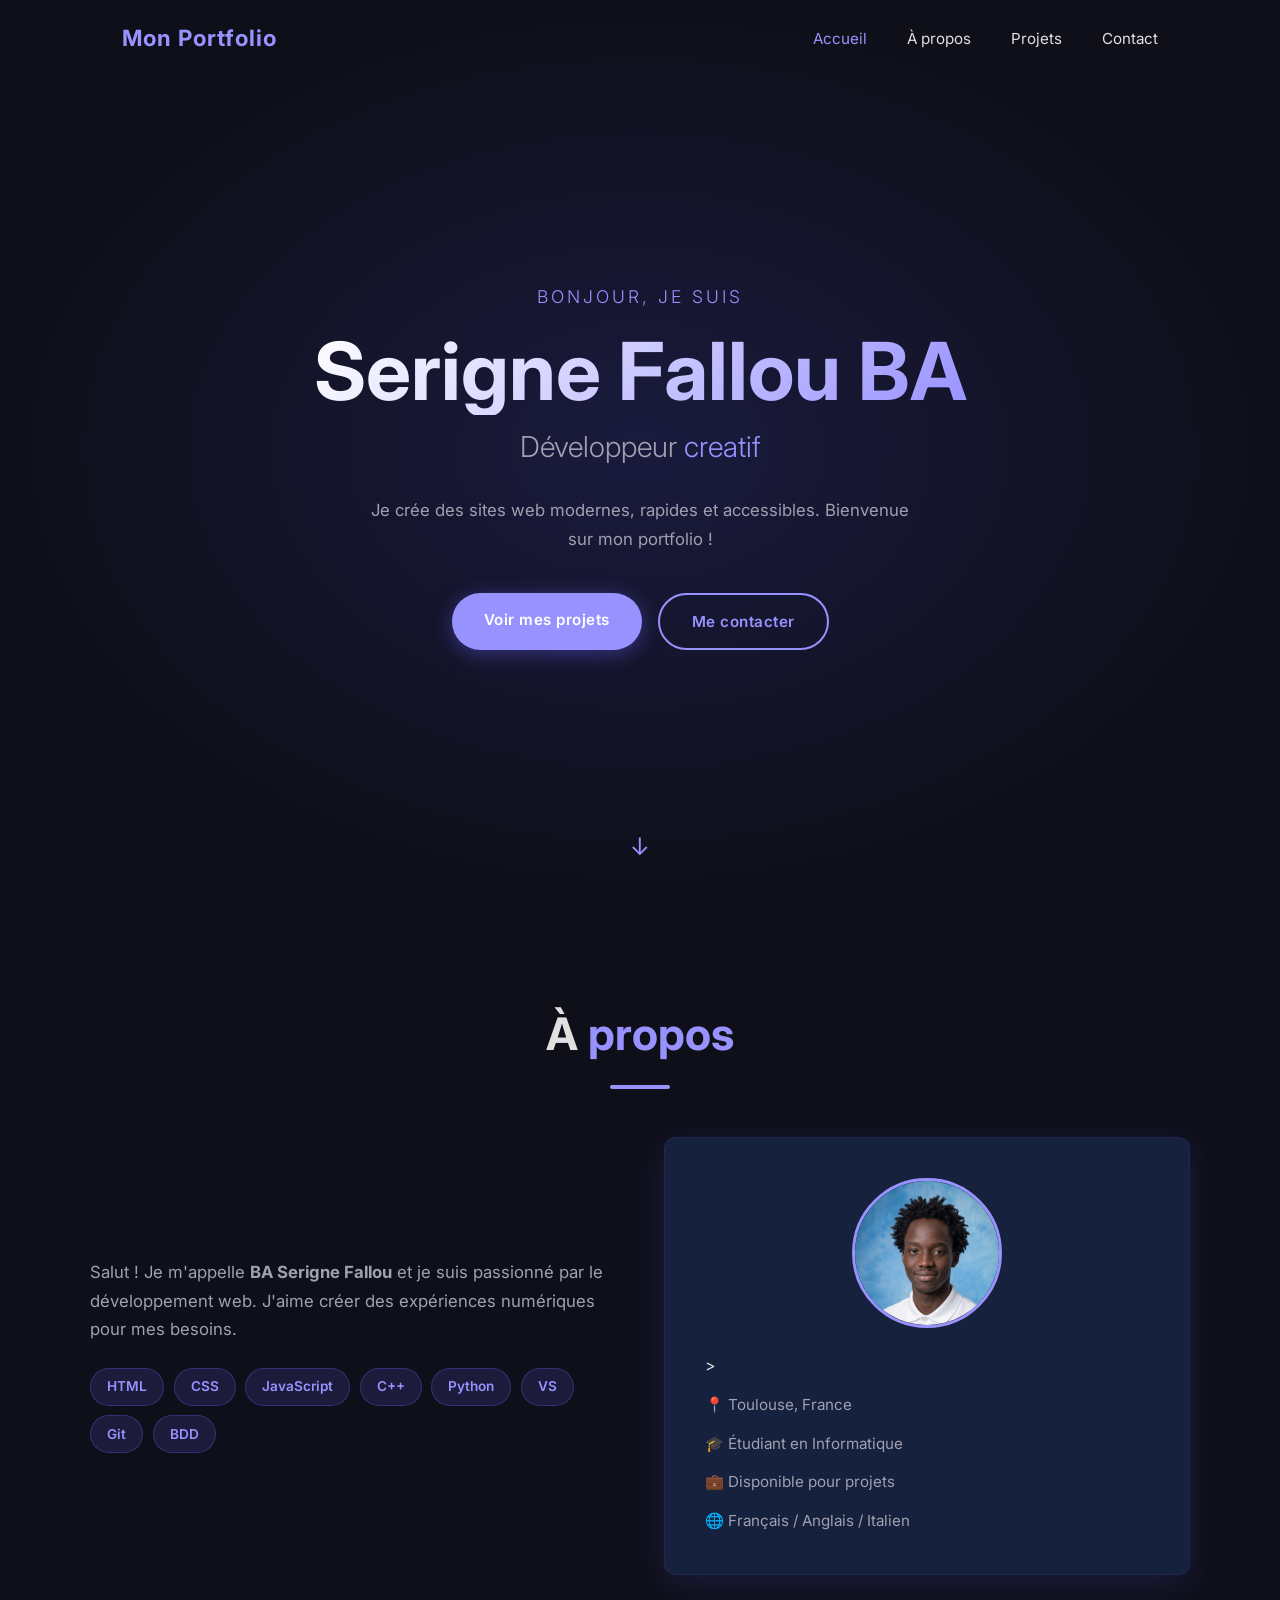
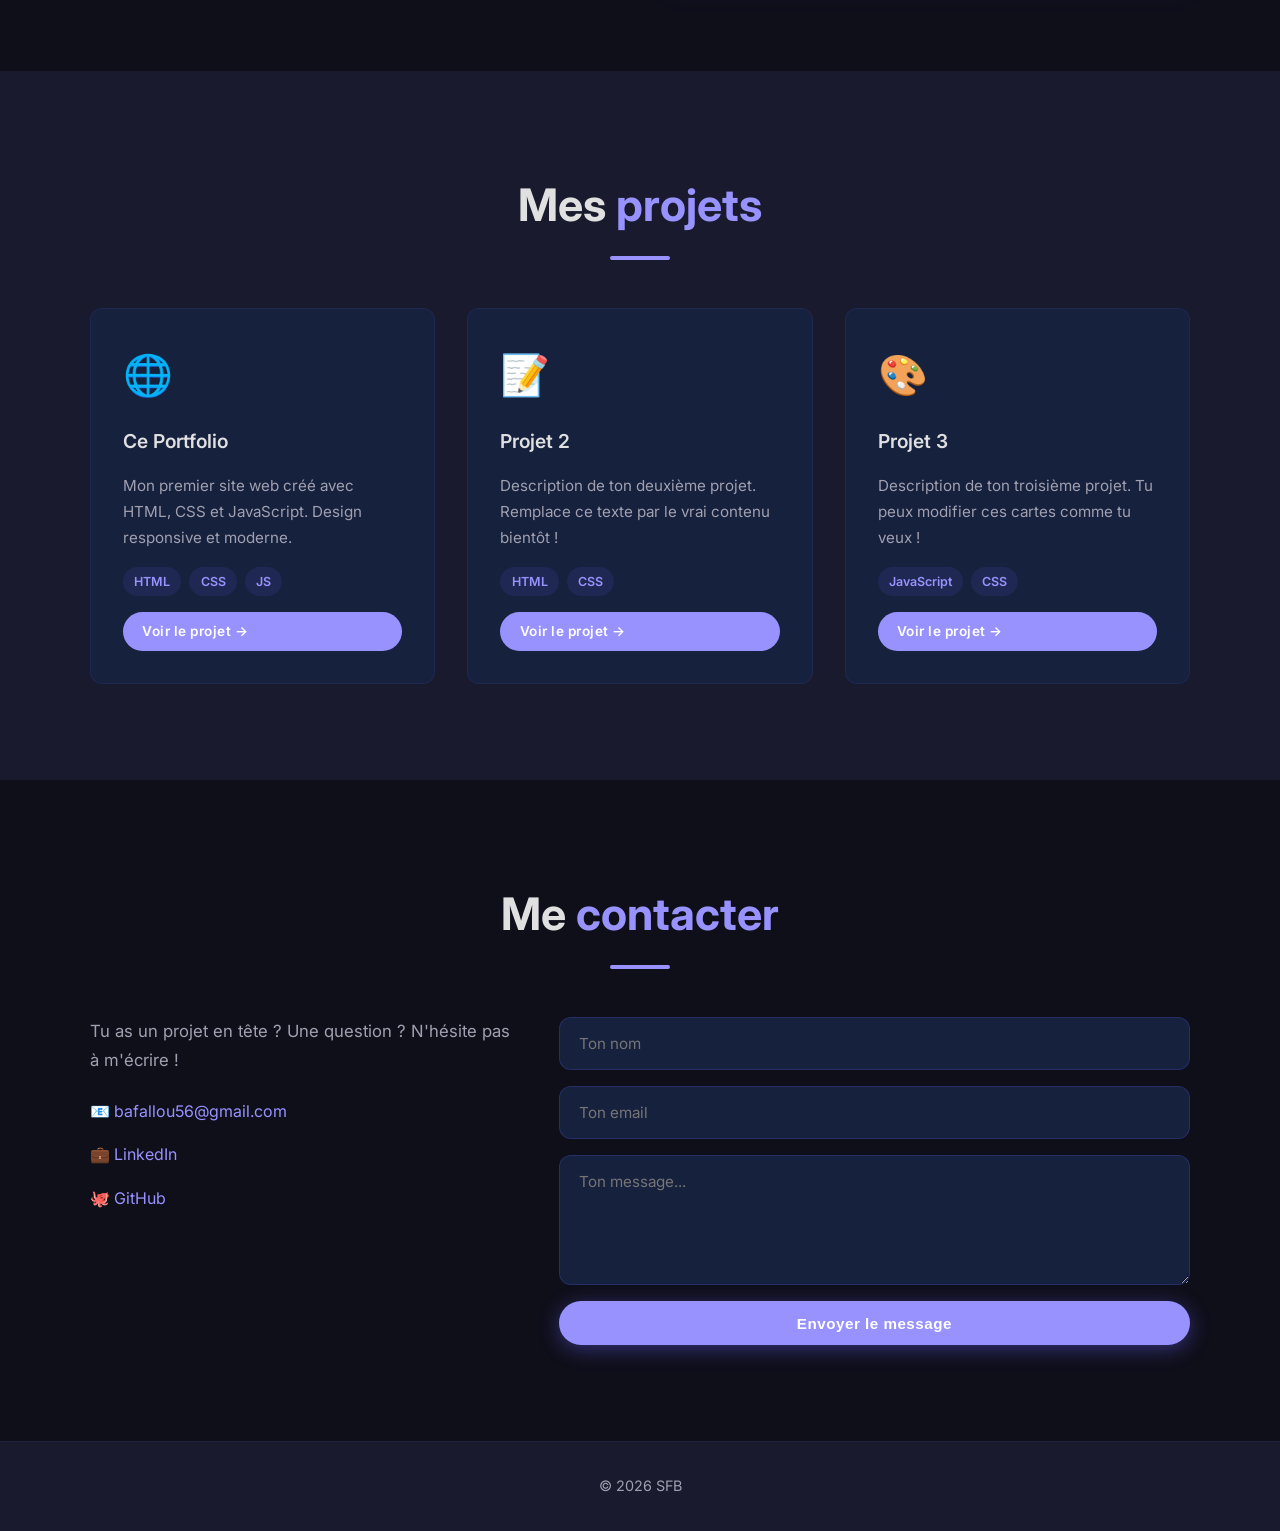
<file: index.html>
<!DOCTYPE html>
<html lang="fr">

<head>
  <meta charset="UTF-8" />
  <meta name="viewport" content="width=device-width, initial-scale=1.0" />
  <title>Mon Portfolio</title>
  <link rel="stylesheet" href="style.css" />
  <link rel="preconnect" href="https://fonts.googleapis.com" />
  <link href="https://fonts.googleapis.com/css2?family=Inter:wght@300;400;600;700&display=swap" rel="stylesheet" />
</head>

<body>

  <!-- ========== NAVIGATION ========== -->
  <nav id="navbar">
    <div class="nav-container">
      <a href="#accueil" class="nav-logo">Mon Portfolio</a>
      <ul class="nav-links" id="nav-links">
        <li><a href="#accueil">Accueil</a></li>
        <li><a href="#apropos">À propos</a></li>
        <li><a href="#projets">Projets</a></li>
        <li><a href="#contact">Contact</a></li>
      </ul>
      <button class="burger" id="burger" aria-label="Menu">
        <span></span>
        <span></span>
        <span></span>
      </button>
    </div>
  </nav>

  <!-- ========== ACCUEIL ========== -->
  <section id="accueil" class="hero">
    <div class="hero-content">
      <p class="hero-hello">Bonjour, je suis</p>
      <h1 class="hero-name">Serigne Fallou BA</h1>
      <h2 class="hero-title">Développeur <span class="highlight">creatif</span></h2>
      <p class="hero-desc">
        Je crée des sites web modernes, rapides et accessibles.
        Bienvenue sur mon portfolio !
      </p>
      <div class="hero-buttons">
        <a href="#projets" class="btn btn-primary">Voir mes projets</a>
        <a href="#contact" class="btn btn-secondary">Me contacter</a>
      </div>
    </div>
    <div class="hero-scroll">
      <span>↓</span>
    </div>
  </section>

  <!-- ========== À PROPOS ========== -->
  <section id="apropos" class="section">
    <div class="container">
      <h2 class="section-title">À <span class="highlight">propos</span></h2>
      <div class="apropos-grid">
        <div class="apropos-text">
          <p>
            Salut ! Je m'appelle <strong>BA Serigne Fallou</strong> et je suis
            passionné par le développement web. J'aime créer des
            expériences numériques pour mes besoins.
          </p>
          <div class="skills">
            <span class="skill-tag">HTML</span>
            <span class="skill-tag">CSS</span>
            <span class="skill-tag">JavaScript</span>
            <span class="skill-tag">C++</span>
            <span class="skill-tag">Python</span>
            <span class="skill-tag">VS</span>
            <span class="skill-tag">Git</span>
            <span class="skill-tag">BDD</span>
          </div>
        </div>
        <div class="apropos-card">
          <div style="display:flex; justify-content:center; margin-bottom:1.5rem;">
            <img src="images/moi.jpg" alt="Photo de moi"
            style="width:150px; height:150px; border-radius:50%;
              object-fit:cover; object-position:center top;
              border: 3px solid var(--couleur-principale);" />
            </div>
          <ul class="card-info">>
            <li>📍 Toulouse, France</li>
            <li>🎓 Étudiant en Informatique</li>
            <li>💼 Disponible pour projets</li>
            <li>🌐 Français / Anglais / Italien</li>
          </ul>
        </div>
      </div>
    </div>
  </section>

  <!-- ========== PROJETS ========== -->
  <section id="projets" class="section section-dark">
    <div class="container">
      <h2 class="section-title">Mes <span class="highlight">projets</span></h2>
      <div class="projets-grid">

        <div class="projet-card">
          <div class="projet-icon">🌐</div>
          <h3>Ce Portfolio</h3>
          <p>Mon premier site web créé avec HTML, CSS et JavaScript. Design responsive et moderne.</p>
          <div class="projet-tags">
            <span>HTML</span><span>CSS</span><span>JS</span>
          </div>
          <a href="#" class="btn btn-small">Voir le projet →</a>
        </div>

        <div class="projet-card">
          <div class="projet-icon">📝</div>
          <h3>Projet 2</h3>
          <p>Description de ton deuxième projet. Remplace ce texte par le vrai contenu bientôt !</p>
          <div class="projet-tags">
            <span>HTML</span><span>CSS</span>
          </div>
          <a href="#" class="btn btn-small">Voir le projet →</a>
        </div>

        <div class="projet-card">
          <div class="projet-icon">🎨</div>
          <h3>Projet 3</h3>
          <p>Description de ton troisième projet. Tu peux modifier ces cartes comme tu veux !</p>
          <div class="projet-tags">
            <span>JavaScript</span><span>CSS</span>
          </div>
          <a href="#" class="btn btn-small">Voir le projet →</a>
        </div>

      </div>
    </div>
  </section>

  <!-- ========== CONTACT ========== -->
  <section id="contact" class="section">
    <div class="container">
      <h2 class="section-title">Me <span class="highlight">contacter</span></h2>
      <div class="contact-grid">
        <div class="contact-info">
          <p>Tu as un projet en tête ? Une question ? N'hésite pas à m'écrire !</p>
          <ul class="contact-list">
            <li>📧 <a href="mailto:bafallou56@gmail.com">bafallou56@gmail.com</a></li>
            <li>💼 <a href="https://www.linkedin.com/in/seigne-fallou-ba-122b2b3bb/" target="_blank" rel="noopener">LinkedIn</a></li>
            <li>🐙 <a href="https://github.com/sfb56025" target="_blank" rel="noopener">GitHub</a></li>
          </ul>
        </div>
        <form class="contact-form" id="contact-form">
          <input type="text" placeholder="Ton nom" required />
          <input type="email" placeholder="Ton email" required />
          <textarea rows="5" placeholder="Ton message..." required></textarea>
          <button type="submit" class="btn btn-primary">Envoyer le message</button>
        </form>
      </div>
    </div>
  </section>

  <!-- ========== FOOTER ========== -->
  <footer>
    <p>© 2026 SFB</p>
  </footer>

  <script src="script.js"></script>

</body>
</html>
</file>
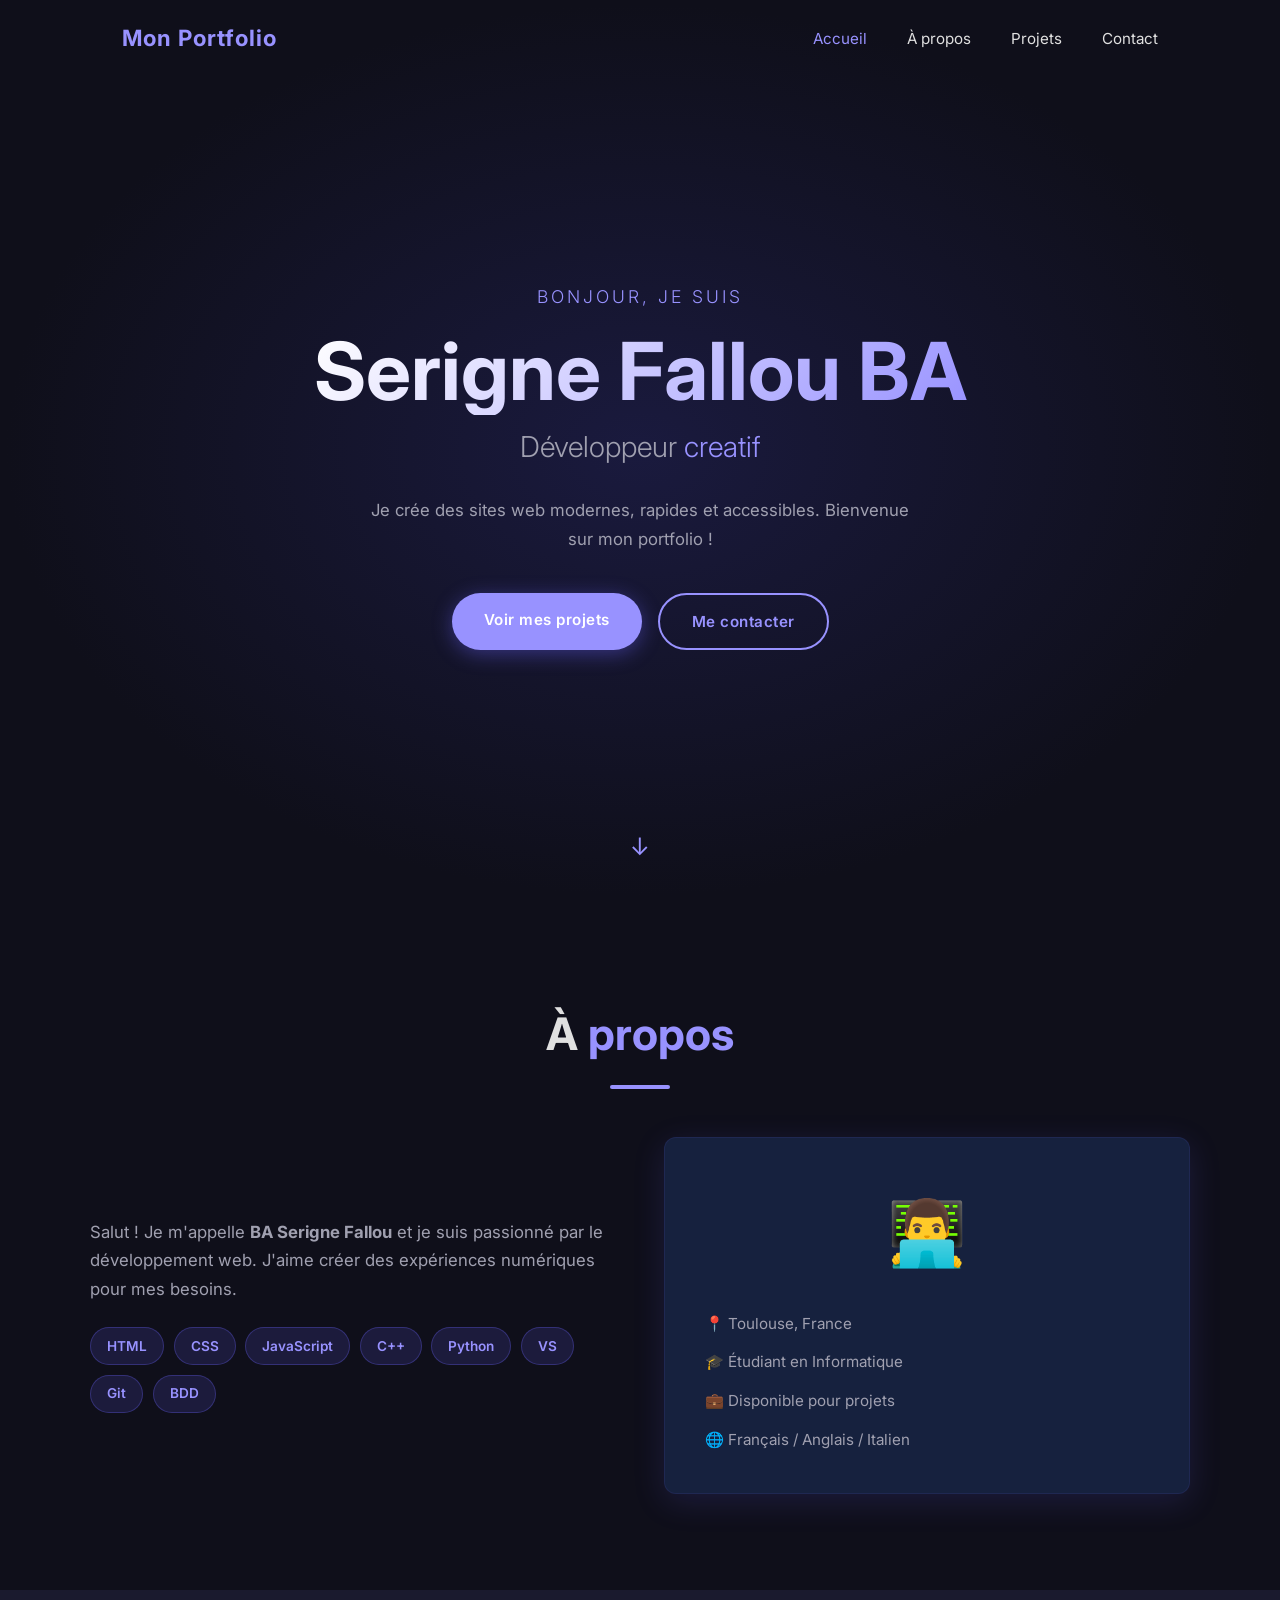
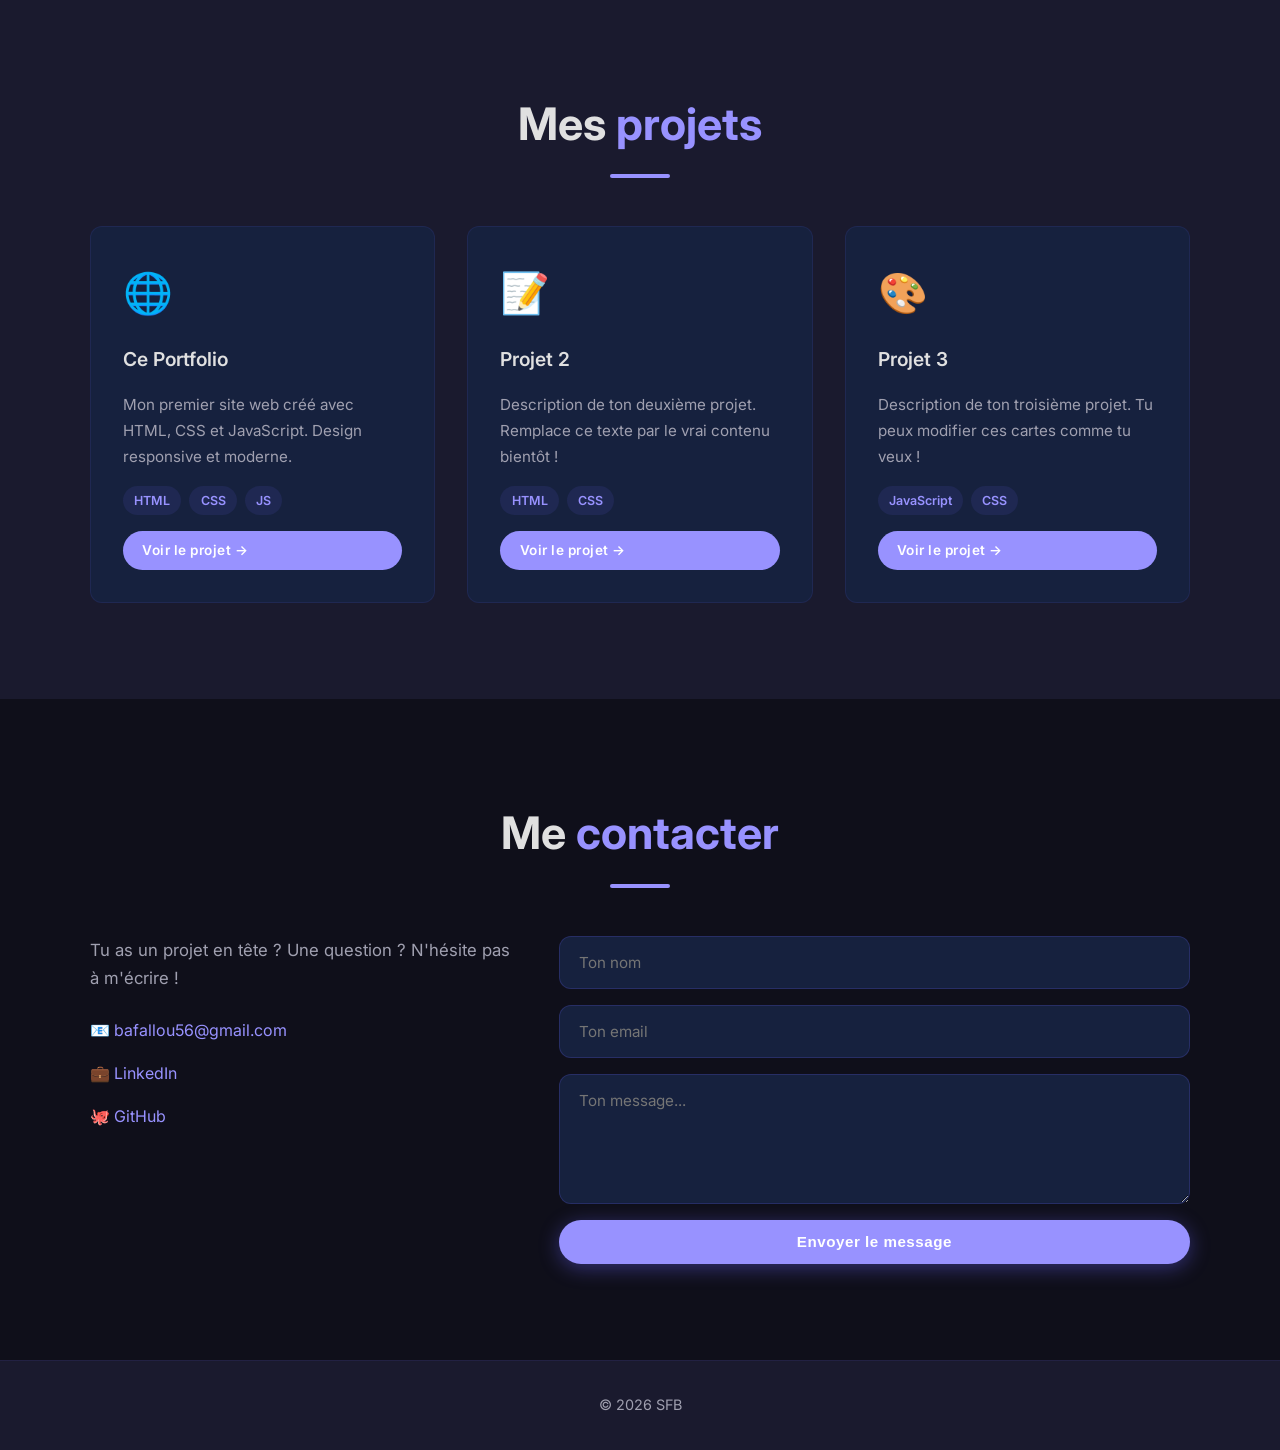
<file: Portefolio/index.html>
<!DOCTYPE html>
<html lang="fr">

<head>
  <meta charset="UTF-8" />
  <meta name="viewport" content="width=device-width, initial-scale=1.0" />
  <title>Mon Portfolio</title>
  <link rel="stylesheet" href="style.css" />
  <link rel="preconnect" href="https://fonts.googleapis.com" />
  <link href="https://fonts.googleapis.com/css2?family=Inter:wght@300;400;600;700&display=swap" rel="stylesheet" />
</head>

<body>

  <!-- ========== NAVIGATION ========== -->
  <nav id="navbar">
    <div class="nav-container">
      <a href="#accueil" class="nav-logo">Mon Portfolio</a>
      <ul class="nav-links" id="nav-links">
        <li><a href="#accueil">Accueil</a></li>
        <li><a href="#apropos">À propos</a></li>
        <li><a href="#projets">Projets</a></li>
        <li><a href="#contact">Contact</a></li>
      </ul>
      <button class="burger" id="burger" aria-label="Menu">
        <span></span>
        <span></span>
        <span></span>
      </button>
    </div>
  </nav>

  <!-- ========== ACCUEIL ========== -->
  <section id="accueil" class="hero">
    <div class="hero-content">
      <p class="hero-hello">Bonjour, je suis</p>
      <h1 class="hero-name">Serigne Fallou BA</h1>
      <h2 class="hero-title">Développeur <span class="highlight">creatif</span></h2>
      <p class="hero-desc">
        Je crée des sites web modernes, rapides et accessibles.
        Bienvenue sur mon portfolio !
      </p>
      <div class="hero-buttons">
        <a href="#projets" class="btn btn-primary">Voir mes projets</a>
        <a href="#contact" class="btn btn-secondary">Me contacter</a>
      </div>
    </div>
    <div class="hero-scroll">
      <span>↓</span>
    </div>
  </section>

  <!-- ========== À PROPOS ========== -->
  <section id="apropos" class="section">
    <div class="container">
      <h2 class="section-title">À <span class="highlight">propos</span></h2>
      <div class="apropos-grid">
        <div class="apropos-text">
          <p>
            Salut ! Je m'appelle <strong>BA Serigne Fallou</strong> et je suis
            passionné par le développement web. J'aime créer des
            expériences numériques pour mes besoins.
          </p>
          <div class="skills">
            <span class="skill-tag">HTML</span>
            <span class="skill-tag">CSS</span>
            <span class="skill-tag">JavaScript</span>
            <span class="skill-tag">C++</span>
            <span class="skill-tag">Python</span>
            <span class="skill-tag">VS</span>
            <span class="skill-tag">Git</span>
            <span class="skill-tag">BDD</span>
          </div>
        </div>
        <div class="apropos-card">
          <div class="card-avatar">👨‍💻</div>
          <ul class="card-info">
            <li>📍 Toulouse, France</li>
            <li>🎓 Étudiant en Informatique</li>
            <li>💼 Disponible pour projets</li>
            <li>🌐 Français / Anglais / Italien</li>
          </ul>
        </div>
      </div>
    </div>
  </section>

  <!-- ========== PROJETS ========== -->
  <section id="projets" class="section section-dark">
    <div class="container">
      <h2 class="section-title">Mes <span class="highlight">projets</span></h2>
      <div class="projets-grid">

        <div class="projet-card">
          <div class="projet-icon">🌐</div>
          <h3>Ce Portfolio</h3>
          <p>Mon premier site web créé avec HTML, CSS et JavaScript. Design responsive et moderne.</p>
          <div class="projet-tags">
            <span>HTML</span><span>CSS</span><span>JS</span>
          </div>
          <a href="#" class="btn btn-small">Voir le projet →</a>
        </div>

        <div class="projet-card">
          <div class="projet-icon">📝</div>
          <h3>Projet 2</h3>
          <p>Description de ton deuxième projet. Remplace ce texte par le vrai contenu bientôt !</p>
          <div class="projet-tags">
            <span>HTML</span><span>CSS</span>
          </div>
          <a href="#" class="btn btn-small">Voir le projet →</a>
        </div>

        <div class="projet-card">
          <div class="projet-icon">🎨</div>
          <h3>Projet 3</h3>
          <p>Description de ton troisième projet. Tu peux modifier ces cartes comme tu veux !</p>
          <div class="projet-tags">
            <span>JavaScript</span><span>CSS</span>
          </div>
          <a href="#" class="btn btn-small">Voir le projet →</a>
        </div>

      </div>
    </div>
  </section>

  <!-- ========== CONTACT ========== -->
  <section id="contact" class="section">
    <div class="container">
      <h2 class="section-title">Me <span class="highlight">contacter</span></h2>
      <div class="contact-grid">
        <div class="contact-info">
          <p>Tu as un projet en tête ? Une question ? N'hésite pas à m'écrire !</p>
          <ul class="contact-list">
            <li>📧 <a href="mailto:bafallou56@gmail.com">bafallou56@gmail.com</a></li>
            <li>💼 <a href="https://www.linkedin.com/in/seigne-fallou-ba-122b2b3bb/" target="_blank" rel="noopener">LinkedIn</a></li>
            <li>🐙 <a href="https://github.com/sfb56025" target="_blank" rel="noopener">GitHub</a></li>
          </ul>
        </div>
        <form class="contact-form" id="contact-form">
          <input type="text" placeholder="Ton nom" required />
          <input type="email" placeholder="Ton email" required />
          <textarea rows="5" placeholder="Ton message..." required></textarea>
          <button type="submit" class="btn btn-primary">Envoyer le message</button>
        </form>
      </div>
    </div>
  </section>

  <!-- ========== FOOTER ========== -->
  <footer>
    <p>© 2026 SFB</p>
  </footer>

  <script src="script.js"></script>

</body>
</html>
</file>
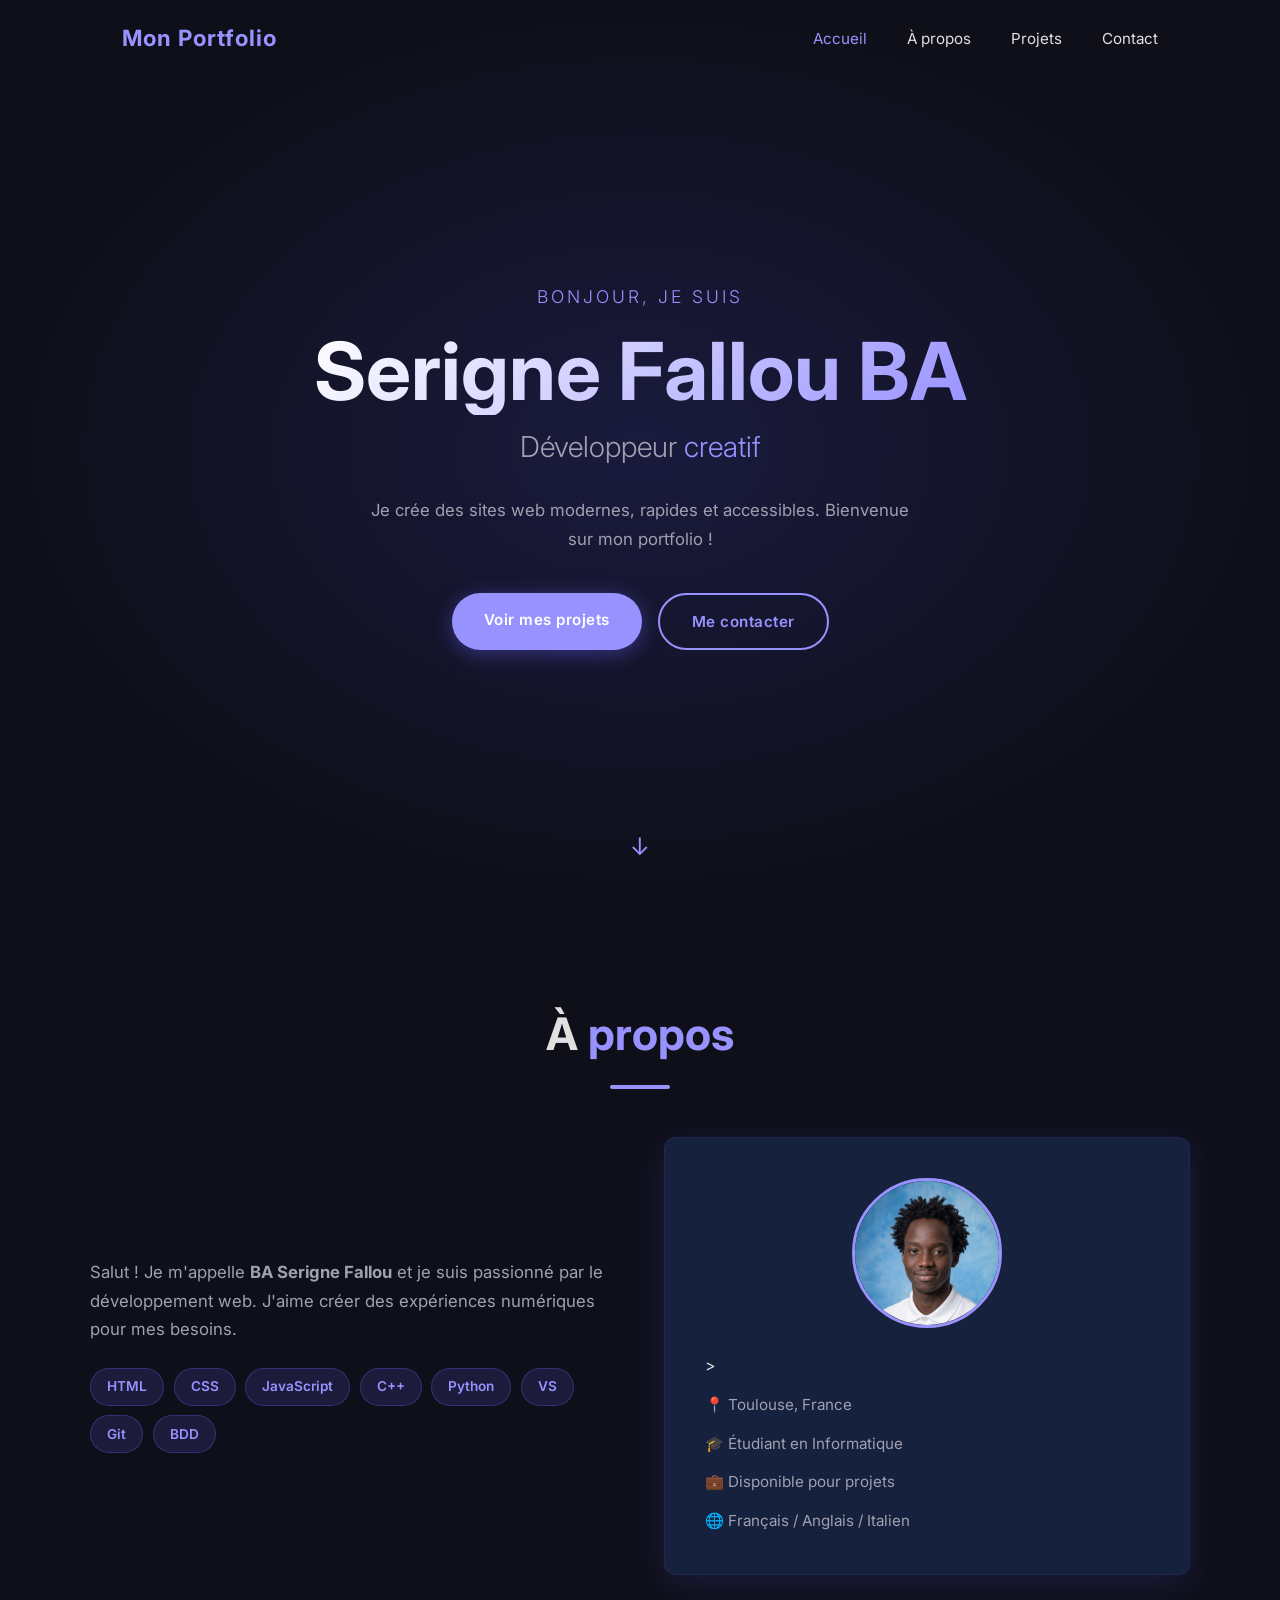
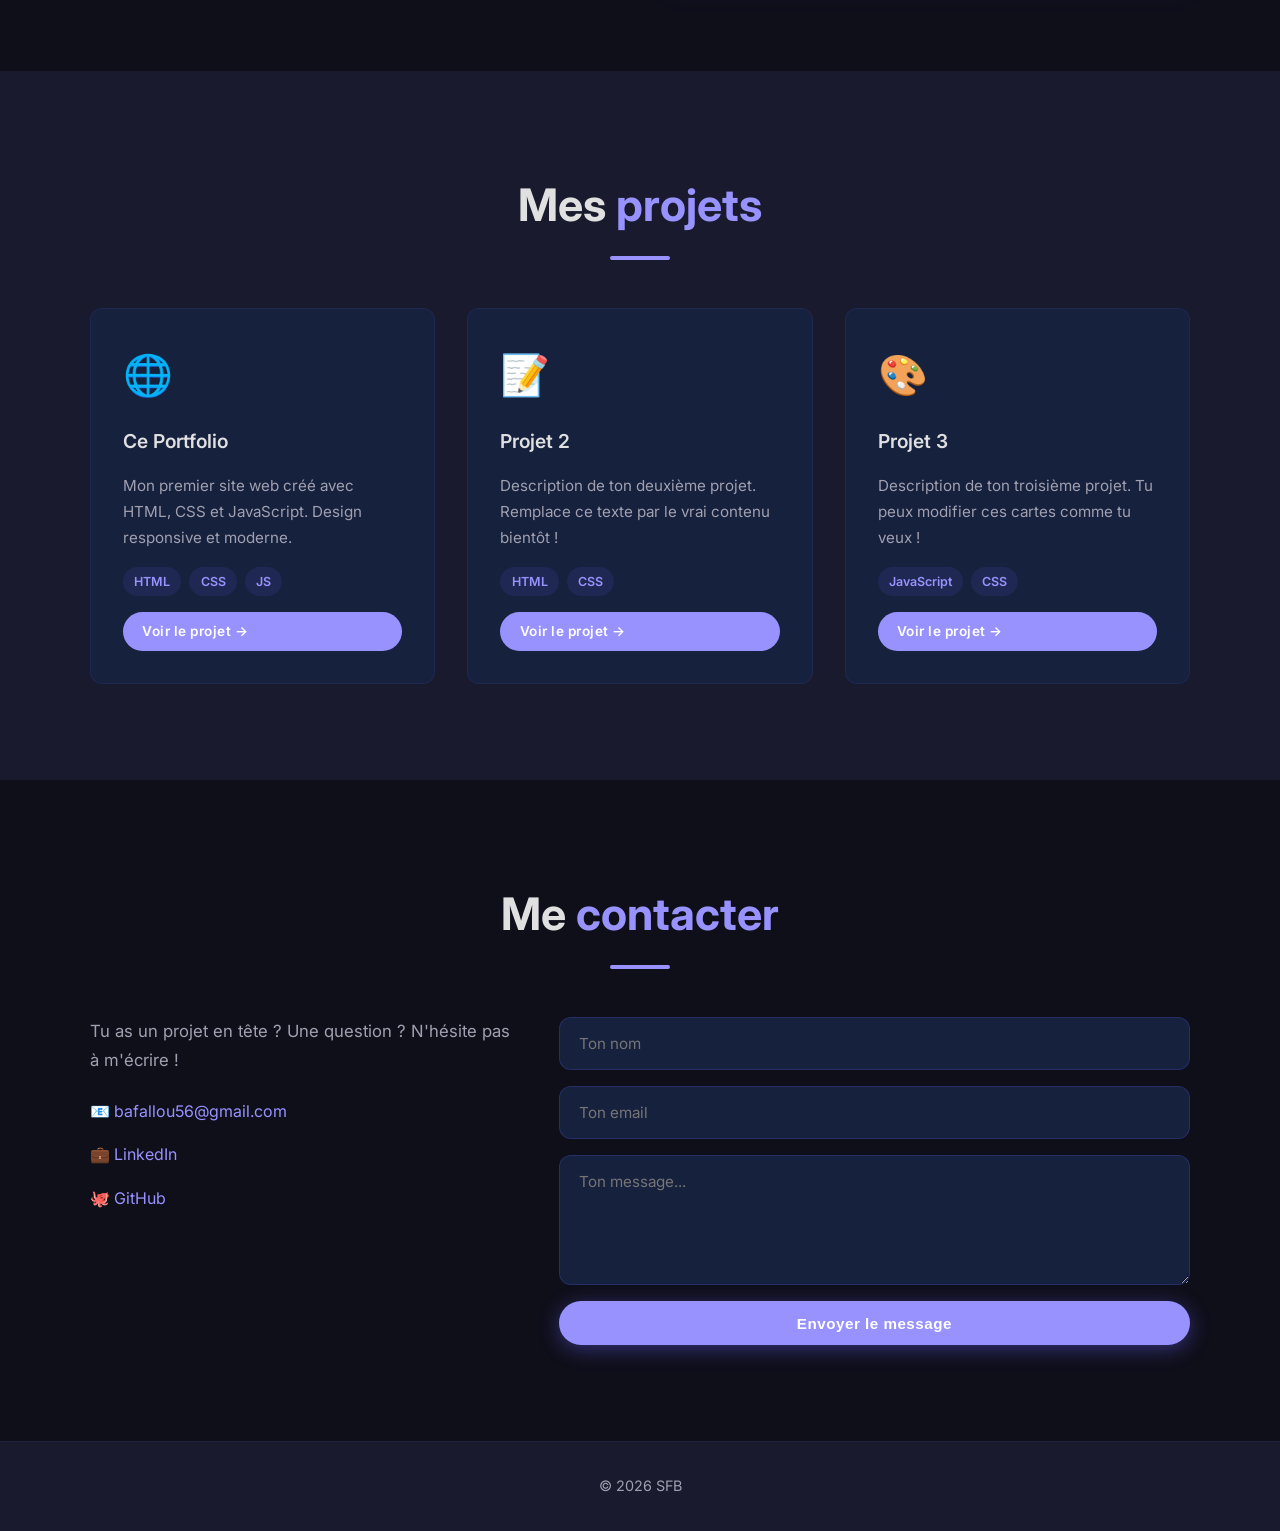
<file: Portefolio/Portefolio/index.html>
<!DOCTYPE html>
<html lang="fr">

<head>
  <meta charset="UTF-8" />
  <meta name="viewport" content="width=device-width, initial-scale=1.0" />
  <title>Mon Portfolio</title>
  <link rel="stylesheet" href="style.css" />
  <link rel="preconnect" href="https://fonts.googleapis.com" />
  <link href="https://fonts.googleapis.com/css2?family=Inter:wght@300;400;600;700&display=swap" rel="stylesheet" />
</head>

<body>

  <!-- ========== NAVIGATION ========== -->
  <nav id="navbar">
    <div class="nav-container">
      <a href="#accueil" class="nav-logo">Mon Portfolio</a>
      <ul class="nav-links" id="nav-links">
        <li><a href="#accueil">Accueil</a></li>
        <li><a href="#apropos">À propos</a></li>
        <li><a href="#projets">Projets</a></li>
        <li><a href="#contact">Contact</a></li>
      </ul>
      <button class="burger" id="burger" aria-label="Menu">
        <span></span>
        <span></span>
        <span></span>
      </button>
    </div>
  </nav>

  <!-- ========== ACCUEIL ========== -->
  <section id="accueil" class="hero">
    <div class="hero-content">
      <p class="hero-hello">Bonjour, je suis</p>
      <h1 class="hero-name">Serigne Fallou BA</h1>
      <h2 class="hero-title">Développeur <span class="highlight">creatif</span></h2>
      <p class="hero-desc">
        Je crée des sites web modernes, rapides et accessibles.
        Bienvenue sur mon portfolio !
      </p>
      <div class="hero-buttons">
        <a href="#projets" class="btn btn-primary">Voir mes projets</a>
        <a href="#contact" class="btn btn-secondary">Me contacter</a>
      </div>
    </div>
    <div class="hero-scroll">
      <span>↓</span>
    </div>
  </section>

  <!-- ========== À PROPOS ========== -->
  <section id="apropos" class="section">
    <div class="container">
      <h2 class="section-title">À <span class="highlight">propos</span></h2>
      <div class="apropos-grid">
        <div class="apropos-text">
          <p>
            Salut ! Je m'appelle <strong>BA Serigne Fallou</strong> et je suis
            passionné par le développement web. J'aime créer des
            expériences numériques pour mes besoins.
          </p>
          <div class="skills">
            <span class="skill-tag">HTML</span>
            <span class="skill-tag">CSS</span>
            <span class="skill-tag">JavaScript</span>
            <span class="skill-tag">C++</span>
            <span class="skill-tag">Python</span>
            <span class="skill-tag">VS</span>
            <span class="skill-tag">Git</span>
            <span class="skill-tag">BDD</span>
          </div>
        </div>
        <div class="apropos-card">
          <div style="display:flex; justify-content:center; margin-bottom:1.5rem;">
            <img src="images/moi.jpg" alt="Photo de moi"
            style="width:150px; height:150px; border-radius:50%;
              object-fit:cover; object-position:center top;
              border: 3px solid var(--couleur-principale);" />
            </div>
          <ul class="card-info">>
            <li>📍 Toulouse, France</li>
            <li>🎓 Étudiant en Informatique</li>
            <li>💼 Disponible pour projets</li>
            <li>🌐 Français / Anglais / Italien</li>
          </ul>
        </div>
      </div>
    </div>
  </section>

  <!-- ========== PROJETS ========== -->
  <section id="projets" class="section section-dark">
    <div class="container">
      <h2 class="section-title">Mes <span class="highlight">projets</span></h2>
      <div class="projets-grid">

        <div class="projet-card">
          <div class="projet-icon">🌐</div>
          <h3>Ce Portfolio</h3>
          <p>Mon premier site web créé avec HTML, CSS et JavaScript. Design responsive et moderne.</p>
          <div class="projet-tags">
            <span>HTML</span><span>CSS</span><span>JS</span>
          </div>
          <a href="#" class="btn btn-small">Voir le projet →</a>
        </div>

        <div class="projet-card">
          <div class="projet-icon">📝</div>
          <h3>Projet 2</h3>
          <p>Description de ton deuxième projet. Remplace ce texte par le vrai contenu bientôt !</p>
          <div class="projet-tags">
            <span>HTML</span><span>CSS</span>
          </div>
          <a href="#" class="btn btn-small">Voir le projet →</a>
        </div>

        <div class="projet-card">
          <div class="projet-icon">🎨</div>
          <h3>Projet 3</h3>
          <p>Description de ton troisième projet. Tu peux modifier ces cartes comme tu veux !</p>
          <div class="projet-tags">
            <span>JavaScript</span><span>CSS</span>
          </div>
          <a href="#" class="btn btn-small">Voir le projet →</a>
        </div>

      </div>
    </div>
  </section>

  <!-- ========== CONTACT ========== -->
  <section id="contact" class="section">
    <div class="container">
      <h2 class="section-title">Me <span class="highlight">contacter</span></h2>
      <div class="contact-grid">
        <div class="contact-info">
          <p>Tu as un projet en tête ? Une question ? N'hésite pas à m'écrire !</p>
          <ul class="contact-list">
            <li>📧 <a href="mailto:bafallou56@gmail.com">bafallou56@gmail.com</a></li>
            <li>💼 <a href="https://www.linkedin.com/in/seigne-fallou-ba-122b2b3bb/" target="_blank" rel="noopener">LinkedIn</a></li>
            <li>🐙 <a href="https://github.com/sfb56025" target="_blank" rel="noopener">GitHub</a></li>
          </ul>
        </div>
        <form class="contact-form" id="contact-form">
          <input type="text" placeholder="Ton nom" required />
          <input type="email" placeholder="Ton email" required />
          <textarea rows="5" placeholder="Ton message..." required></textarea>
          <button type="submit" class="btn btn-primary">Envoyer le message</button>
        </form>
      </div>
    </div>
  </section>

  <!-- ========== FOOTER ========== -->
  <footer>
    <p>© 2026 SFB</p>
  </footer>

  <script src="script.js"></script>

</body>
</html>
</file>
<file: style.css>
/* ============================================
   VARIABLES & BASE
   ============================================ */

/* Les variables : ce sont des "réglages globaux".
   Changer une valeur ici change tout le site ! */
   :root {
    --couleur-principale: #9892ff;
    --couleur-secondaire: #01004d;
    --couleur-fond: #0f0f1a;
    --couleur-fond2: #1a1a2e;
    --couleur-carte: #16213e;
    --couleur-texte: #e0e0e0;
    --couleur-texte-doux: #a0a0b0;
    --police: 'Inter', sans-serif;
    --rayon: 12px;
    --ombre: 0 8px 32px rgba(108, 99, 255, 0.15);
    --transition: all 0.3s ease;
  }
  
  /* Reset : supprime les marges par défaut du navigateur */
  * {
    margin: 0;
    padding: 0;
    box-sizing: border-box;
  }
  
  /* Style de base pour toute la page */
  html {
    scroll-behavior: smooth; /* défilement doux entre sections */
  }
  
  body {
    font-family: var(--police);
    background-color: var(--couleur-fond);
    color: var(--couleur-texte);
    line-height: 1.7;
    overflow-x: hidden; /* pas de défilement horizontal */
  }
  
  /* Le mot en violet dans les titres */
  .highlight {
    color: var(--couleur-principale);
  }
  
  /* ============================================
     NAVIGATION
     ============================================ */
  
  #navbar {
    position: fixed;        /* reste collée en haut même en scrollant */
    top: 0;
    left: 0;
    width: 100%;
    z-index: 1000;          /* passe au-dessus de tout */
    padding: 1.2rem 0;
    transition: var(--transition);
    background: transparent;
  }
  
  /* Quand on scrolle, la nav devient solide (géré par JS) */
  #navbar.scrolled {
    background: rgba(15, 15, 26, 0.95);
    backdrop-filter: blur(10px);
    box-shadow: 0 2px 20px rgba(0,0,0,0.3);
    padding: 0.8rem 0;
  }
  
  .nav-container {
    max-width: 1100px;
    margin: 0 auto;
    padding: 0 2rem;
    display: flex;
    justify-content: space-between;
    align-items: center;
  }
  
  .nav-logo {
    font-size: 1.4rem;
    font-weight: 700;
    color: var(--couleur-principale);
    text-decoration: none;
    letter-spacing: 1px;
  }
  
  .nav-links {
    display: flex;
    list-style: none;
    gap: 2.5rem;
  }
  
  .nav-links a {
    color: var(--couleur-texte);
    text-decoration: none;
    font-weight: 400;
    font-size: 0.95rem;
    transition: var(--transition);
    position: relative;
  }
  
  /* Soulignement animé au survol */
  .nav-links a::after {
    content: '';
    position: absolute;
    bottom: -4px;
    left: 0;
    width: 0;
    height: 2px;
    background: var(--couleur-principale);
    transition: var(--transition);
  }
  
  .nav-links a:hover::after {
    width: 100%;
  }
  
  .nav-links a:hover {
    color: var(--couleur-principale);
  }
  
  /* Bouton burger (mobile) — caché sur ordinateur */
  .burger {
    display: none;
    flex-direction: column;
    gap: 5px;
    background: none;
    border: none;
    cursor: pointer;
    padding: 4px;
  }
  
  .burger span {
    display: block;
    width: 25px;
    height: 2px;
    background: var(--couleur-texte);
    transition: var(--transition);
  }
  
  /* ============================================
     SECTION HERO (ACCUEIL)
     ============================================ */
  
  .hero {
    min-height: 100vh;      /* prend toute la hauteur de l'écran */
    display: flex;
    flex-direction: column;
    justify-content: center;
    align-items: center;
    text-align: center;
    padding: 6rem 2rem 4rem;
    background: radial-gradient(ellipse at center, #1a1a3e 0%, var(--couleur-fond) 70%);
    position: relative;
  }
  
  .hero-content {
    max-width: 750px;
  }
  
  .hero-hello {
    font-size: 1.1rem;
    color: var(--couleur-principale);
    letter-spacing: 3px;
    text-transform: uppercase;
    margin-bottom: 1rem;
    font-weight: 300;
  }
  
  .hero-name {
    font-size: clamp(2.5rem, 8vw, 5rem); /* taille adaptative */
    font-weight: 700;
    line-height: 1.1;
    margin-bottom: 0.5rem;
    background: linear-gradient(135deg, #fff 0%, var(--couleur-principale) 100%);
    -webkit-background-clip: text;
    -webkit-text-fill-color: transparent;
    background-clip: text;
  }
  
  .hero-title {
    font-size: clamp(1.2rem, 3vw, 1.8rem);
    font-weight: 300;
    color: var(--couleur-texte-doux);
    margin-bottom: 1.5rem;
  }
  
  .hero-desc {
    font-size: 1.05rem;
    color: var(--couleur-texte-doux);
    max-width: 550px;
    margin: 0 auto 2.5rem;
  }
  
  .hero-buttons {
    display: flex;
    gap: 1rem;
    justify-content: center;
    flex-wrap: wrap;
  }
  
  /* Flèche qui rebondit en bas de la hero */
  .hero-scroll {
    position: absolute;
    bottom: 2rem;
    font-size: 1.5rem;
    animation: bounce 2s infinite;
    color: var(--couleur-principale);
  }
  
  @keyframes bounce {
    0%, 100% { transform: translateY(0); }
    50%       { transform: translateY(10px); }
  }
  
  /* ============================================
     BOUTONS
     ============================================ */
  
  .btn {
    display: inline-block;
    padding: 0.85rem 2rem;
    border-radius: 50px;
    font-size: 0.95rem;
    font-weight: 600;
    text-decoration: none;
    cursor: pointer;
    border: none;
    transition: var(--transition);
    letter-spacing: 0.5px;
  }
  
  .btn-primary {
    background: var(--couleur-principale);
    color: white;
    box-shadow: 0 4px 20px rgba(108, 99, 255, 0.4);
  }
  
  .btn-primary:hover {
    transform: translateY(-3px);
    box-shadow: 0 8px 30px rgba(108, 99, 255, 0.6);
  }
  
  .btn-secondary {
    background: transparent;
    color: var(--couleur-principale);
    border: 2px solid var(--couleur-principale);
  }
  
  .btn-secondary:hover {
    background: var(--couleur-principale);
    color: white;
    transform: translateY(-3px);
  }
  
  .btn-small {
    padding: 0.5rem 1.2rem;
    font-size: 0.85rem;
    background: var(--couleur-principale);
    color: white;
    border-radius: 50px;
  }
  
  .btn-small:hover {
    transform: translateY(-2px);
    box-shadow: 0 4px 15px rgba(108,99,255,0.5);
  }
  
  /* ============================================
     SECTIONS GÉNÉRALES
     ============================================ */
  
  .section {
    padding: 6rem 2rem;
  }
  
  .section-dark {
    background-color: var(--couleur-fond2);
  }
  
  .container {
    max-width: 1100px;
    margin: 0 auto;
  }
  
  .section-title {
    font-size: clamp(2rem, 5vw, 2.8rem);
    font-weight: 700;
    margin-bottom: 3rem;
    text-align: center;
    position: relative;
  }
  
  /* Ligne décorative sous le titre */
  .section-title::after {
    content: '';
    display: block;
    width: 60px;
    height: 4px;
    background: var(--couleur-principale);
    border-radius: 2px;
    margin: 0.8rem auto 0;
  }
  
  /* ============================================
     À PROPOS
     ============================================ */
  
  .apropos-grid {
    display: grid;
    grid-template-columns: 1fr 1fr;
    gap: 3rem;
    align-items: center;
  }
  
  .apropos-text p {
    color: var(--couleur-texte-doux);
    margin-bottom: 1.2rem;
    font-size: 1.05rem;
  }
  
  .skills {
    display: flex;
    flex-wrap: wrap;
    gap: 0.6rem;
    margin-top: 1.5rem;
  }
  
  .skill-tag {
    background: rgba(108, 99, 255, 0.15);
    color: var(--couleur-principale);
    border: 1px solid rgba(108, 99, 255, 0.3);
    padding: 0.4rem 1rem;
    border-radius: 50px;
    font-size: 0.85rem;
    font-weight: 600;
  }
  
  .apropos-card {
    background: var(--couleur-carte);
    border-radius: var(--rayon);
    padding: 2.5rem;
    text-align: center;
    box-shadow: var(--ombre);
    border: 1px solid rgba(108,99,255,0.1);
  }
  
  .card-avatar {
    font-size: 4rem;
    margin-bottom: 1.5rem;
  }
  
  .card-info {
    list-style: none;
    text-align: left;
    display: flex;
    flex-direction: column;
    gap: 0.8rem;
  }
  
  .card-info li {
    color: var(--couleur-texte-doux);
    font-size: 0.95rem;
  }
  
  /* ============================================
     PROJETS
     ============================================ */
  
  .projets-grid {
    display: grid;
    grid-template-columns: repeat(3, 1fr);
    gap: 2rem;
  }
  
  .projet-card {
    background: var(--couleur-carte);
    border-radius: var(--rayon);
    padding: 2rem;
    border: 1px solid rgba(108,99,255,0.1);
    transition: var(--transition);
    display: flex;
    flex-direction: column;
    gap: 1rem;
  
    /* Animation d'apparition (déclenchée par JS) */
    opacity: 0;
    transform: translateY(30px);
  }
  
  .projet-card.visible {
    opacity: 1;
    transform: translateY(0);
    transition: opacity 0.6s ease, transform 0.6s ease;
  }
  
  .projet-card:hover {
    transform: translateY(-8px);
    box-shadow: var(--ombre);
    border-color: rgba(108,99,255,0.4);
  }
  
  .projet-icon {
    font-size: 2.5rem;
  }
  
  .projet-card h3 {
    font-size: 1.2rem;
    font-weight: 600;
  }
  
  .projet-card p {
    color: var(--couleur-texte-doux);
    font-size: 0.95rem;
    flex: 1;
  }
  
  .projet-tags {
    display: flex;
    gap: 0.5rem;
    flex-wrap: wrap;
  }
  
  .projet-tags span {
    background: rgba(108, 99, 255, 0.1);
    color: var(--couleur-principale);
    padding: 0.25rem 0.7rem;
    border-radius: 50px;
    font-size: 0.78rem;
    font-weight: 600;
  }
  
  /* ============================================
     CONTACT
     ============================================ */
  
  .contact-grid {
    display: grid;
    grid-template-columns: 1fr 1.5fr;
    gap: 3rem;
    align-items: start;
  }
  
  .contact-info p {
    color: var(--couleur-texte-doux);
    margin-bottom: 1.5rem;
    font-size: 1.05rem;
  }
  
  .contact-list {
    list-style: none;
    display: flex;
    flex-direction: column;
    gap: 1rem;
  }
  
  .contact-list li {
    font-size: 1rem;
    color: var(--couleur-texte-doux);
  }
  
  .contact-list a {
    color: var(--couleur-principale);
    text-decoration: none;
    transition: var(--transition);
  }
  
  .contact-list a:hover {
    text-decoration: underline;
  }
  
  .contact-form {
    display: flex;
    flex-direction: column;
    gap: 1rem;
  }
  
  .contact-form input,
  .contact-form textarea {
    background: var(--couleur-carte);
    border: 1px solid rgba(108,99,255,0.2);
    border-radius: var(--rayon);
    padding: 1rem 1.2rem;
    color: var(--couleur-texte);
    font-family: var(--police);
    font-size: 0.95rem;
    transition: var(--transition);
    width: 100%;
  }
  
  .contact-form input:focus,
  .contact-form textarea:focus {
    outline: none;
    border-color: var(--couleur-principale);
    box-shadow: 0 0 0 3px rgba(108,99,255,0.15);
  }
  
  .contact-form textarea {
    resize: vertical;
    min-height: 130px;
  }
  
  /* ============================================
     FOOTER
     ============================================ */
  
  footer {
    text-align: center;
    padding: 2rem;
    background: var(--couleur-fond2);
    color: var(--couleur-texte-doux);
    font-size: 0.9rem;
    border-top: 1px solid rgba(108,99,255,0.1);
  }
  
  /* ============================================
     RESPONSIVE — TABLETTE (max 900px)
     ============================================ */
  
  @media (max-width: 900px) {
    .apropos-grid {
      grid-template-columns: 1fr;
    }
  
    .projets-grid {
      grid-template-columns: repeat(2, 1fr);
    }
  
    .contact-grid {
      grid-template-columns: 1fr;
    }
  }
  
  /* ============================================
     RESPONSIVE — MOBILE (max 600px)
     ============================================ */
  
  @media (max-width: 600px) {
  
    /* Menu burger visible sur mobile */
    .burger {
      display: flex;
    }
  
    /* Le menu se cache sur mobile par défaut */
    .nav-links {
      display: none;
      position: fixed;
      top: 0;
      left: 0;
      width: 100%;
      height: 100vh;
      background: var(--couleur-fond);
      flex-direction: column;
      justify-content: center;
      align-items: center;
      gap: 3rem;
      font-size: 1.3rem;
      z-index: 999;
    }
  
    /* Quand le menu est ouvert (classe ajoutée par JS) */
    .nav-links.open {
      display: flex;
    }
  
    .projets-grid {
      grid-template-columns: 1fr;
    }
  
    .hero-buttons {
      flex-direction: column;
      align-items: center;
    }
  }
</file>
<file: Portefolio/style.css>
/* ============================================
   VARIABLES & BASE
   ============================================ */

/* Les variables : ce sont des "réglages globaux".
   Changer une valeur ici change tout le site ! */
   :root {
    --couleur-principale: #9892ff;
    --couleur-secondaire: #01004d;
    --couleur-fond: #0f0f1a;
    --couleur-fond2: #1a1a2e;
    --couleur-carte: #16213e;
    --couleur-texte: #e0e0e0;
    --couleur-texte-doux: #a0a0b0;
    --police: 'Inter', sans-serif;
    --rayon: 12px;
    --ombre: 0 8px 32px rgba(108, 99, 255, 0.15);
    --transition: all 0.3s ease;
  }
  
  /* Reset : supprime les marges par défaut du navigateur */
  * {
    margin: 0;
    padding: 0;
    box-sizing: border-box;
  }
  
  /* Style de base pour toute la page */
  html {
    scroll-behavior: smooth; /* défilement doux entre sections */
  }
  
  body {
    font-family: var(--police);
    background-color: var(--couleur-fond);
    color: var(--couleur-texte);
    line-height: 1.7;
    overflow-x: hidden; /* pas de défilement horizontal */
  }
  
  /* Le mot en violet dans les titres */
  .highlight {
    color: var(--couleur-principale);
  }
  
  /* ============================================
     NAVIGATION
     ============================================ */
  
  #navbar {
    position: fixed;        /* reste collée en haut même en scrollant */
    top: 0;
    left: 0;
    width: 100%;
    z-index: 1000;          /* passe au-dessus de tout */
    padding: 1.2rem 0;
    transition: var(--transition);
    background: transparent;
  }
  
  /* Quand on scrolle, la nav devient solide (géré par JS) */
  #navbar.scrolled {
    background: rgba(15, 15, 26, 0.95);
    backdrop-filter: blur(10px);
    box-shadow: 0 2px 20px rgba(0,0,0,0.3);
    padding: 0.8rem 0;
  }
  
  .nav-container {
    max-width: 1100px;
    margin: 0 auto;
    padding: 0 2rem;
    display: flex;
    justify-content: space-between;
    align-items: center;
  }
  
  .nav-logo {
    font-size: 1.4rem;
    font-weight: 700;
    color: var(--couleur-principale);
    text-decoration: none;
    letter-spacing: 1px;
  }
  
  .nav-links {
    display: flex;
    list-style: none;
    gap: 2.5rem;
  }
  
  .nav-links a {
    color: var(--couleur-texte);
    text-decoration: none;
    font-weight: 400;
    font-size: 0.95rem;
    transition: var(--transition);
    position: relative;
  }
  
  /* Soulignement animé au survol */
  .nav-links a::after {
    content: '';
    position: absolute;
    bottom: -4px;
    left: 0;
    width: 0;
    height: 2px;
    background: var(--couleur-principale);
    transition: var(--transition);
  }
  
  .nav-links a:hover::after {
    width: 100%;
  }
  
  .nav-links a:hover {
    color: var(--couleur-principale);
  }
  
  /* Bouton burger (mobile) — caché sur ordinateur */
  .burger {
    display: none;
    flex-direction: column;
    gap: 5px;
    background: none;
    border: none;
    cursor: pointer;
    padding: 4px;
  }
  
  .burger span {
    display: block;
    width: 25px;
    height: 2px;
    background: var(--couleur-texte);
    transition: var(--transition);
  }
  
  /* ============================================
     SECTION HERO (ACCUEIL)
     ============================================ */
  
  .hero {
    min-height: 100vh;      /* prend toute la hauteur de l'écran */
    display: flex;
    flex-direction: column;
    justify-content: center;
    align-items: center;
    text-align: center;
    padding: 6rem 2rem 4rem;
    background: radial-gradient(ellipse at center, #1a1a3e 0%, var(--couleur-fond) 70%);
    position: relative;
  }
  
  .hero-content {
    max-width: 750px;
  }
  
  .hero-hello {
    font-size: 1.1rem;
    color: var(--couleur-principale);
    letter-spacing: 3px;
    text-transform: uppercase;
    margin-bottom: 1rem;
    font-weight: 300;
  }
  
  .hero-name {
    font-size: clamp(2.5rem, 8vw, 5rem); /* taille adaptative */
    font-weight: 700;
    line-height: 1.1;
    margin-bottom: 0.5rem;
    background: linear-gradient(135deg, #fff 0%, var(--couleur-principale) 100%);
    -webkit-background-clip: text;
    -webkit-text-fill-color: transparent;
    background-clip: text;
  }
  
  .hero-title {
    font-size: clamp(1.2rem, 3vw, 1.8rem);
    font-weight: 300;
    color: var(--couleur-texte-doux);
    margin-bottom: 1.5rem;
  }
  
  .hero-desc {
    font-size: 1.05rem;
    color: var(--couleur-texte-doux);
    max-width: 550px;
    margin: 0 auto 2.5rem;
  }
  
  .hero-buttons {
    display: flex;
    gap: 1rem;
    justify-content: center;
    flex-wrap: wrap;
  }
  
  /* Flèche qui rebondit en bas de la hero */
  .hero-scroll {
    position: absolute;
    bottom: 2rem;
    font-size: 1.5rem;
    animation: bounce 2s infinite;
    color: var(--couleur-principale);
  }
  
  @keyframes bounce {
    0%, 100% { transform: translateY(0); }
    50%       { transform: translateY(10px); }
  }
  
  /* ============================================
     BOUTONS
     ============================================ */
  
  .btn {
    display: inline-block;
    padding: 0.85rem 2rem;
    border-radius: 50px;
    font-size: 0.95rem;
    font-weight: 600;
    text-decoration: none;
    cursor: pointer;
    border: none;
    transition: var(--transition);
    letter-spacing: 0.5px;
  }
  
  .btn-primary {
    background: var(--couleur-principale);
    color: white;
    box-shadow: 0 4px 20px rgba(108, 99, 255, 0.4);
  }
  
  .btn-primary:hover {
    transform: translateY(-3px);
    box-shadow: 0 8px 30px rgba(108, 99, 255, 0.6);
  }
  
  .btn-secondary {
    background: transparent;
    color: var(--couleur-principale);
    border: 2px solid var(--couleur-principale);
  }
  
  .btn-secondary:hover {
    background: var(--couleur-principale);
    color: white;
    transform: translateY(-3px);
  }
  
  .btn-small {
    padding: 0.5rem 1.2rem;
    font-size: 0.85rem;
    background: var(--couleur-principale);
    color: white;
    border-radius: 50px;
  }
  
  .btn-small:hover {
    transform: translateY(-2px);
    box-shadow: 0 4px 15px rgba(108,99,255,0.5);
  }
  
  /* ============================================
     SECTIONS GÉNÉRALES
     ============================================ */
  
  .section {
    padding: 6rem 2rem;
  }
  
  .section-dark {
    background-color: var(--couleur-fond2);
  }
  
  .container {
    max-width: 1100px;
    margin: 0 auto;
  }
  
  .section-title {
    font-size: clamp(2rem, 5vw, 2.8rem);
    font-weight: 700;
    margin-bottom: 3rem;
    text-align: center;
    position: relative;
  }
  
  /* Ligne décorative sous le titre */
  .section-title::after {
    content: '';
    display: block;
    width: 60px;
    height: 4px;
    background: var(--couleur-principale);
    border-radius: 2px;
    margin: 0.8rem auto 0;
  }
  
  /* ============================================
     À PROPOS
     ============================================ */
  
  .apropos-grid {
    display: grid;
    grid-template-columns: 1fr 1fr;
    gap: 3rem;
    align-items: center;
  }
  
  .apropos-text p {
    color: var(--couleur-texte-doux);
    margin-bottom: 1.2rem;
    font-size: 1.05rem;
  }
  
  .skills {
    display: flex;
    flex-wrap: wrap;
    gap: 0.6rem;
    margin-top: 1.5rem;
  }
  
  .skill-tag {
    background: rgba(108, 99, 255, 0.15);
    color: var(--couleur-principale);
    border: 1px solid rgba(108, 99, 255, 0.3);
    padding: 0.4rem 1rem;
    border-radius: 50px;
    font-size: 0.85rem;
    font-weight: 600;
  }
  
  .apropos-card {
    background: var(--couleur-carte);
    border-radius: var(--rayon);
    padding: 2.5rem;
    text-align: center;
    box-shadow: var(--ombre);
    border: 1px solid rgba(108,99,255,0.1);
  }
  
  .card-avatar {
    font-size: 4rem;
    margin-bottom: 1.5rem;
  }
  
  .card-info {
    list-style: none;
    text-align: left;
    display: flex;
    flex-direction: column;
    gap: 0.8rem;
  }
  
  .card-info li {
    color: var(--couleur-texte-doux);
    font-size: 0.95rem;
  }
  
  /* ============================================
     PROJETS
     ============================================ */
  
  .projets-grid {
    display: grid;
    grid-template-columns: repeat(3, 1fr);
    gap: 2rem;
  }
  
  .projet-card {
    background: var(--couleur-carte);
    border-radius: var(--rayon);
    padding: 2rem;
    border: 1px solid rgba(108,99,255,0.1);
    transition: var(--transition);
    display: flex;
    flex-direction: column;
    gap: 1rem;
  
    /* Animation d'apparition (déclenchée par JS) */
    opacity: 0;
    transform: translateY(30px);
  }
  
  .projet-card.visible {
    opacity: 1;
    transform: translateY(0);
    transition: opacity 0.6s ease, transform 0.6s ease;
  }
  
  .projet-card:hover {
    transform: translateY(-8px);
    box-shadow: var(--ombre);
    border-color: rgba(108,99,255,0.4);
  }
  
  .projet-icon {
    font-size: 2.5rem;
  }
  
  .projet-card h3 {
    font-size: 1.2rem;
    font-weight: 600;
  }
  
  .projet-card p {
    color: var(--couleur-texte-doux);
    font-size: 0.95rem;
    flex: 1;
  }
  
  .projet-tags {
    display: flex;
    gap: 0.5rem;
    flex-wrap: wrap;
  }
  
  .projet-tags span {
    background: rgba(108, 99, 255, 0.1);
    color: var(--couleur-principale);
    padding: 0.25rem 0.7rem;
    border-radius: 50px;
    font-size: 0.78rem;
    font-weight: 600;
  }
  
  /* ============================================
     CONTACT
     ============================================ */
  
  .contact-grid {
    display: grid;
    grid-template-columns: 1fr 1.5fr;
    gap: 3rem;
    align-items: start;
  }
  
  .contact-info p {
    color: var(--couleur-texte-doux);
    margin-bottom: 1.5rem;
    font-size: 1.05rem;
  }
  
  .contact-list {
    list-style: none;
    display: flex;
    flex-direction: column;
    gap: 1rem;
  }
  
  .contact-list li {
    font-size: 1rem;
    color: var(--couleur-texte-doux);
  }
  
  .contact-list a {
    color: var(--couleur-principale);
    text-decoration: none;
    transition: var(--transition);
  }
  
  .contact-list a:hover {
    text-decoration: underline;
  }
  
  .contact-form {
    display: flex;
    flex-direction: column;
    gap: 1rem;
  }
  
  .contact-form input,
  .contact-form textarea {
    background: var(--couleur-carte);
    border: 1px solid rgba(108,99,255,0.2);
    border-radius: var(--rayon);
    padding: 1rem 1.2rem;
    color: var(--couleur-texte);
    font-family: var(--police);
    font-size: 0.95rem;
    transition: var(--transition);
    width: 100%;
  }
  
  .contact-form input:focus,
  .contact-form textarea:focus {
    outline: none;
    border-color: var(--couleur-principale);
    box-shadow: 0 0 0 3px rgba(108,99,255,0.15);
  }
  
  .contact-form textarea {
    resize: vertical;
    min-height: 130px;
  }
  
  /* ============================================
     FOOTER
     ============================================ */
  
  footer {
    text-align: center;
    padding: 2rem;
    background: var(--couleur-fond2);
    color: var(--couleur-texte-doux);
    font-size: 0.9rem;
    border-top: 1px solid rgba(108,99,255,0.1);
  }
  
  /* ============================================
     RESPONSIVE — TABLETTE (max 900px)
     ============================================ */
  
  @media (max-width: 900px) {
    .apropos-grid {
      grid-template-columns: 1fr;
    }
  
    .projets-grid {
      grid-template-columns: repeat(2, 1fr);
    }
  
    .contact-grid {
      grid-template-columns: 1fr;
    }
  }
  
  /* ============================================
     RESPONSIVE — MOBILE (max 600px)
     ============================================ */
  
  @media (max-width: 600px) {
  
    /* Menu burger visible sur mobile */
    .burger {
      display: flex;
    }
  
    /* Le menu se cache sur mobile par défaut */
    .nav-links {
      display: none;
      position: fixed;
      top: 0;
      left: 0;
      width: 100%;
      height: 100vh;
      background: var(--couleur-fond);
      flex-direction: column;
      justify-content: center;
      align-items: center;
      gap: 3rem;
      font-size: 1.3rem;
      z-index: 999;
    }
  
    /* Quand le menu est ouvert (classe ajoutée par JS) */
    .nav-links.open {
      display: flex;
    }
  
    .projets-grid {
      grid-template-columns: 1fr;
    }
  
    .hero-buttons {
      flex-direction: column;
      align-items: center;
    }
  }
</file>
<file: Portefolio/Portefolio/style.css>
/* ============================================
   VARIABLES & BASE
   ============================================ */

/* Les variables : ce sont des "réglages globaux".
   Changer une valeur ici change tout le site ! */
   :root {
    --couleur-principale: #9892ff;
    --couleur-secondaire: #01004d;
    --couleur-fond: #0f0f1a;
    --couleur-fond2: #1a1a2e;
    --couleur-carte: #16213e;
    --couleur-texte: #e0e0e0;
    --couleur-texte-doux: #a0a0b0;
    --police: 'Inter', sans-serif;
    --rayon: 12px;
    --ombre: 0 8px 32px rgba(108, 99, 255, 0.15);
    --transition: all 0.3s ease;
  }
  
  /* Reset : supprime les marges par défaut du navigateur */
  * {
    margin: 0;
    padding: 0;
    box-sizing: border-box;
  }
  
  /* Style de base pour toute la page */
  html {
    scroll-behavior: smooth; /* défilement doux entre sections */
  }
  
  body {
    font-family: var(--police);
    background-color: var(--couleur-fond);
    color: var(--couleur-texte);
    line-height: 1.7;
    overflow-x: hidden; /* pas de défilement horizontal */
  }
  
  /* Le mot en violet dans les titres */
  .highlight {
    color: var(--couleur-principale);
  }
  
  /* ============================================
     NAVIGATION
     ============================================ */
  
  #navbar {
    position: fixed;        /* reste collée en haut même en scrollant */
    top: 0;
    left: 0;
    width: 100%;
    z-index: 1000;          /* passe au-dessus de tout */
    padding: 1.2rem 0;
    transition: var(--transition);
    background: transparent;
  }
  
  /* Quand on scrolle, la nav devient solide (géré par JS) */
  #navbar.scrolled {
    background: rgba(15, 15, 26, 0.95);
    backdrop-filter: blur(10px);
    box-shadow: 0 2px 20px rgba(0,0,0,0.3);
    padding: 0.8rem 0;
  }
  
  .nav-container {
    max-width: 1100px;
    margin: 0 auto;
    padding: 0 2rem;
    display: flex;
    justify-content: space-between;
    align-items: center;
  }
  
  .nav-logo {
    font-size: 1.4rem;
    font-weight: 700;
    color: var(--couleur-principale);
    text-decoration: none;
    letter-spacing: 1px;
  }
  
  .nav-links {
    display: flex;
    list-style: none;
    gap: 2.5rem;
  }
  
  .nav-links a {
    color: var(--couleur-texte);
    text-decoration: none;
    font-weight: 400;
    font-size: 0.95rem;
    transition: var(--transition);
    position: relative;
  }
  
  /* Soulignement animé au survol */
  .nav-links a::after {
    content: '';
    position: absolute;
    bottom: -4px;
    left: 0;
    width: 0;
    height: 2px;
    background: var(--couleur-principale);
    transition: var(--transition);
  }
  
  .nav-links a:hover::after {
    width: 100%;
  }
  
  .nav-links a:hover {
    color: var(--couleur-principale);
  }
  
  /* Bouton burger (mobile) — caché sur ordinateur */
  .burger {
    display: none;
    flex-direction: column;
    gap: 5px;
    background: none;
    border: none;
    cursor: pointer;
    padding: 4px;
  }
  
  .burger span {
    display: block;
    width: 25px;
    height: 2px;
    background: var(--couleur-texte);
    transition: var(--transition);
  }
  
  /* ============================================
     SECTION HERO (ACCUEIL)
     ============================================ */
  
  .hero {
    min-height: 100vh;      /* prend toute la hauteur de l'écran */
    display: flex;
    flex-direction: column;
    justify-content: center;
    align-items: center;
    text-align: center;
    padding: 6rem 2rem 4rem;
    background: radial-gradient(ellipse at center, #1a1a3e 0%, var(--couleur-fond) 70%);
    position: relative;
  }
  
  .hero-content {
    max-width: 750px;
  }
  
  .hero-hello {
    font-size: 1.1rem;
    color: var(--couleur-principale);
    letter-spacing: 3px;
    text-transform: uppercase;
    margin-bottom: 1rem;
    font-weight: 300;
  }
  
  .hero-name {
    font-size: clamp(2.5rem, 8vw, 5rem); /* taille adaptative */
    font-weight: 700;
    line-height: 1.1;
    margin-bottom: 0.5rem;
    background: linear-gradient(135deg, #fff 0%, var(--couleur-principale) 100%);
    -webkit-background-clip: text;
    -webkit-text-fill-color: transparent;
    background-clip: text;
  }
  
  .hero-title {
    font-size: clamp(1.2rem, 3vw, 1.8rem);
    font-weight: 300;
    color: var(--couleur-texte-doux);
    margin-bottom: 1.5rem;
  }
  
  .hero-desc {
    font-size: 1.05rem;
    color: var(--couleur-texte-doux);
    max-width: 550px;
    margin: 0 auto 2.5rem;
  }
  
  .hero-buttons {
    display: flex;
    gap: 1rem;
    justify-content: center;
    flex-wrap: wrap;
  }
  
  /* Flèche qui rebondit en bas de la hero */
  .hero-scroll {
    position: absolute;
    bottom: 2rem;
    font-size: 1.5rem;
    animation: bounce 2s infinite;
    color: var(--couleur-principale);
  }
  
  @keyframes bounce {
    0%, 100% { transform: translateY(0); }
    50%       { transform: translateY(10px); }
  }
  
  /* ============================================
     BOUTONS
     ============================================ */
  
  .btn {
    display: inline-block;
    padding: 0.85rem 2rem;
    border-radius: 50px;
    font-size: 0.95rem;
    font-weight: 600;
    text-decoration: none;
    cursor: pointer;
    border: none;
    transition: var(--transition);
    letter-spacing: 0.5px;
  }
  
  .btn-primary {
    background: var(--couleur-principale);
    color: white;
    box-shadow: 0 4px 20px rgba(108, 99, 255, 0.4);
  }
  
  .btn-primary:hover {
    transform: translateY(-3px);
    box-shadow: 0 8px 30px rgba(108, 99, 255, 0.6);
  }
  
  .btn-secondary {
    background: transparent;
    color: var(--couleur-principale);
    border: 2px solid var(--couleur-principale);
  }
  
  .btn-secondary:hover {
    background: var(--couleur-principale);
    color: white;
    transform: translateY(-3px);
  }
  
  .btn-small {
    padding: 0.5rem 1.2rem;
    font-size: 0.85rem;
    background: var(--couleur-principale);
    color: white;
    border-radius: 50px;
  }
  
  .btn-small:hover {
    transform: translateY(-2px);
    box-shadow: 0 4px 15px rgba(108,99,255,0.5);
  }
  
  /* ============================================
     SECTIONS GÉNÉRALES
     ============================================ */
  
  .section {
    padding: 6rem 2rem;
  }
  
  .section-dark {
    background-color: var(--couleur-fond2);
  }
  
  .container {
    max-width: 1100px;
    margin: 0 auto;
  }
  
  .section-title {
    font-size: clamp(2rem, 5vw, 2.8rem);
    font-weight: 700;
    margin-bottom: 3rem;
    text-align: center;
    position: relative;
  }
  
  /* Ligne décorative sous le titre */
  .section-title::after {
    content: '';
    display: block;
    width: 60px;
    height: 4px;
    background: var(--couleur-principale);
    border-radius: 2px;
    margin: 0.8rem auto 0;
  }
  
  /* ============================================
     À PROPOS
     ============================================ */
  
  .apropos-grid {
    display: grid;
    grid-template-columns: 1fr 1fr;
    gap: 3rem;
    align-items: center;
  }
  
  .apropos-text p {
    color: var(--couleur-texte-doux);
    margin-bottom: 1.2rem;
    font-size: 1.05rem;
  }
  
  .skills {
    display: flex;
    flex-wrap: wrap;
    gap: 0.6rem;
    margin-top: 1.5rem;
  }
  
  .skill-tag {
    background: rgba(108, 99, 255, 0.15);
    color: var(--couleur-principale);
    border: 1px solid rgba(108, 99, 255, 0.3);
    padding: 0.4rem 1rem;
    border-radius: 50px;
    font-size: 0.85rem;
    font-weight: 600;
  }
  
  .apropos-card {
    background: var(--couleur-carte);
    border-radius: var(--rayon);
    padding: 2.5rem;
    text-align: center;
    box-shadow: var(--ombre);
    border: 1px solid rgba(108,99,255,0.1);
  }
  
  .card-avatar {
    font-size: 4rem;
    margin-bottom: 1.5rem;
  }
  
  .card-info {
    list-style: none;
    text-align: left;
    display: flex;
    flex-direction: column;
    gap: 0.8rem;
  }
  
  .card-info li {
    color: var(--couleur-texte-doux);
    font-size: 0.95rem;
  }
  
  /* ============================================
     PROJETS
     ============================================ */
  
  .projets-grid {
    display: grid;
    grid-template-columns: repeat(3, 1fr);
    gap: 2rem;
  }
  
  .projet-card {
    background: var(--couleur-carte);
    border-radius: var(--rayon);
    padding: 2rem;
    border: 1px solid rgba(108,99,255,0.1);
    transition: var(--transition);
    display: flex;
    flex-direction: column;
    gap: 1rem;
  
    /* Animation d'apparition (déclenchée par JS) */
    opacity: 0;
    transform: translateY(30px);
  }
  
  .projet-card.visible {
    opacity: 1;
    transform: translateY(0);
    transition: opacity 0.6s ease, transform 0.6s ease;
  }
  
  .projet-card:hover {
    transform: translateY(-8px);
    box-shadow: var(--ombre);
    border-color: rgba(108,99,255,0.4);
  }
  
  .projet-icon {
    font-size: 2.5rem;
  }
  
  .projet-card h3 {
    font-size: 1.2rem;
    font-weight: 600;
  }
  
  .projet-card p {
    color: var(--couleur-texte-doux);
    font-size: 0.95rem;
    flex: 1;
  }
  
  .projet-tags {
    display: flex;
    gap: 0.5rem;
    flex-wrap: wrap;
  }
  
  .projet-tags span {
    background: rgba(108, 99, 255, 0.1);
    color: var(--couleur-principale);
    padding: 0.25rem 0.7rem;
    border-radius: 50px;
    font-size: 0.78rem;
    font-weight: 600;
  }
  
  /* ============================================
     CONTACT
     ============================================ */
  
  .contact-grid {
    display: grid;
    grid-template-columns: 1fr 1.5fr;
    gap: 3rem;
    align-items: start;
  }
  
  .contact-info p {
    color: var(--couleur-texte-doux);
    margin-bottom: 1.5rem;
    font-size: 1.05rem;
  }
  
  .contact-list {
    list-style: none;
    display: flex;
    flex-direction: column;
    gap: 1rem;
  }
  
  .contact-list li {
    font-size: 1rem;
    color: var(--couleur-texte-doux);
  }
  
  .contact-list a {
    color: var(--couleur-principale);
    text-decoration: none;
    transition: var(--transition);
  }
  
  .contact-list a:hover {
    text-decoration: underline;
  }
  
  .contact-form {
    display: flex;
    flex-direction: column;
    gap: 1rem;
  }
  
  .contact-form input,
  .contact-form textarea {
    background: var(--couleur-carte);
    border: 1px solid rgba(108,99,255,0.2);
    border-radius: var(--rayon);
    padding: 1rem 1.2rem;
    color: var(--couleur-texte);
    font-family: var(--police);
    font-size: 0.95rem;
    transition: var(--transition);
    width: 100%;
  }
  
  .contact-form input:focus,
  .contact-form textarea:focus {
    outline: none;
    border-color: var(--couleur-principale);
    box-shadow: 0 0 0 3px rgba(108,99,255,0.15);
  }
  
  .contact-form textarea {
    resize: vertical;
    min-height: 130px;
  }
  
  /* ============================================
     FOOTER
     ============================================ */
  
  footer {
    text-align: center;
    padding: 2rem;
    background: var(--couleur-fond2);
    color: var(--couleur-texte-doux);
    font-size: 0.9rem;
    border-top: 1px solid rgba(108,99,255,0.1);
  }
  
  /* ============================================
     RESPONSIVE — TABLETTE (max 900px)
     ============================================ */
  
  @media (max-width: 900px) {
    .apropos-grid {
      grid-template-columns: 1fr;
    }
  
    .projets-grid {
      grid-template-columns: repeat(2, 1fr);
    }
  
    .contact-grid {
      grid-template-columns: 1fr;
    }
  }
  
  /* ============================================
     RESPONSIVE — MOBILE (max 600px)
     ============================================ */
  
  @media (max-width: 600px) {
  
    /* Menu burger visible sur mobile */
    .burger {
      display: flex;
    }
  
    /* Le menu se cache sur mobile par défaut */
    .nav-links {
      display: none;
      position: fixed;
      top: 0;
      left: 0;
      width: 100%;
      height: 100vh;
      background: var(--couleur-fond);
      flex-direction: column;
      justify-content: center;
      align-items: center;
      gap: 3rem;
      font-size: 1.3rem;
      z-index: 999;
    }
  
    /* Quand le menu est ouvert (classe ajoutée par JS) */
    .nav-links.open {
      display: flex;
    }
  
    .projets-grid {
      grid-template-columns: 1fr;
    }
  
    .hero-buttons {
      flex-direction: column;
      align-items: center;
    }
  }
</file>
